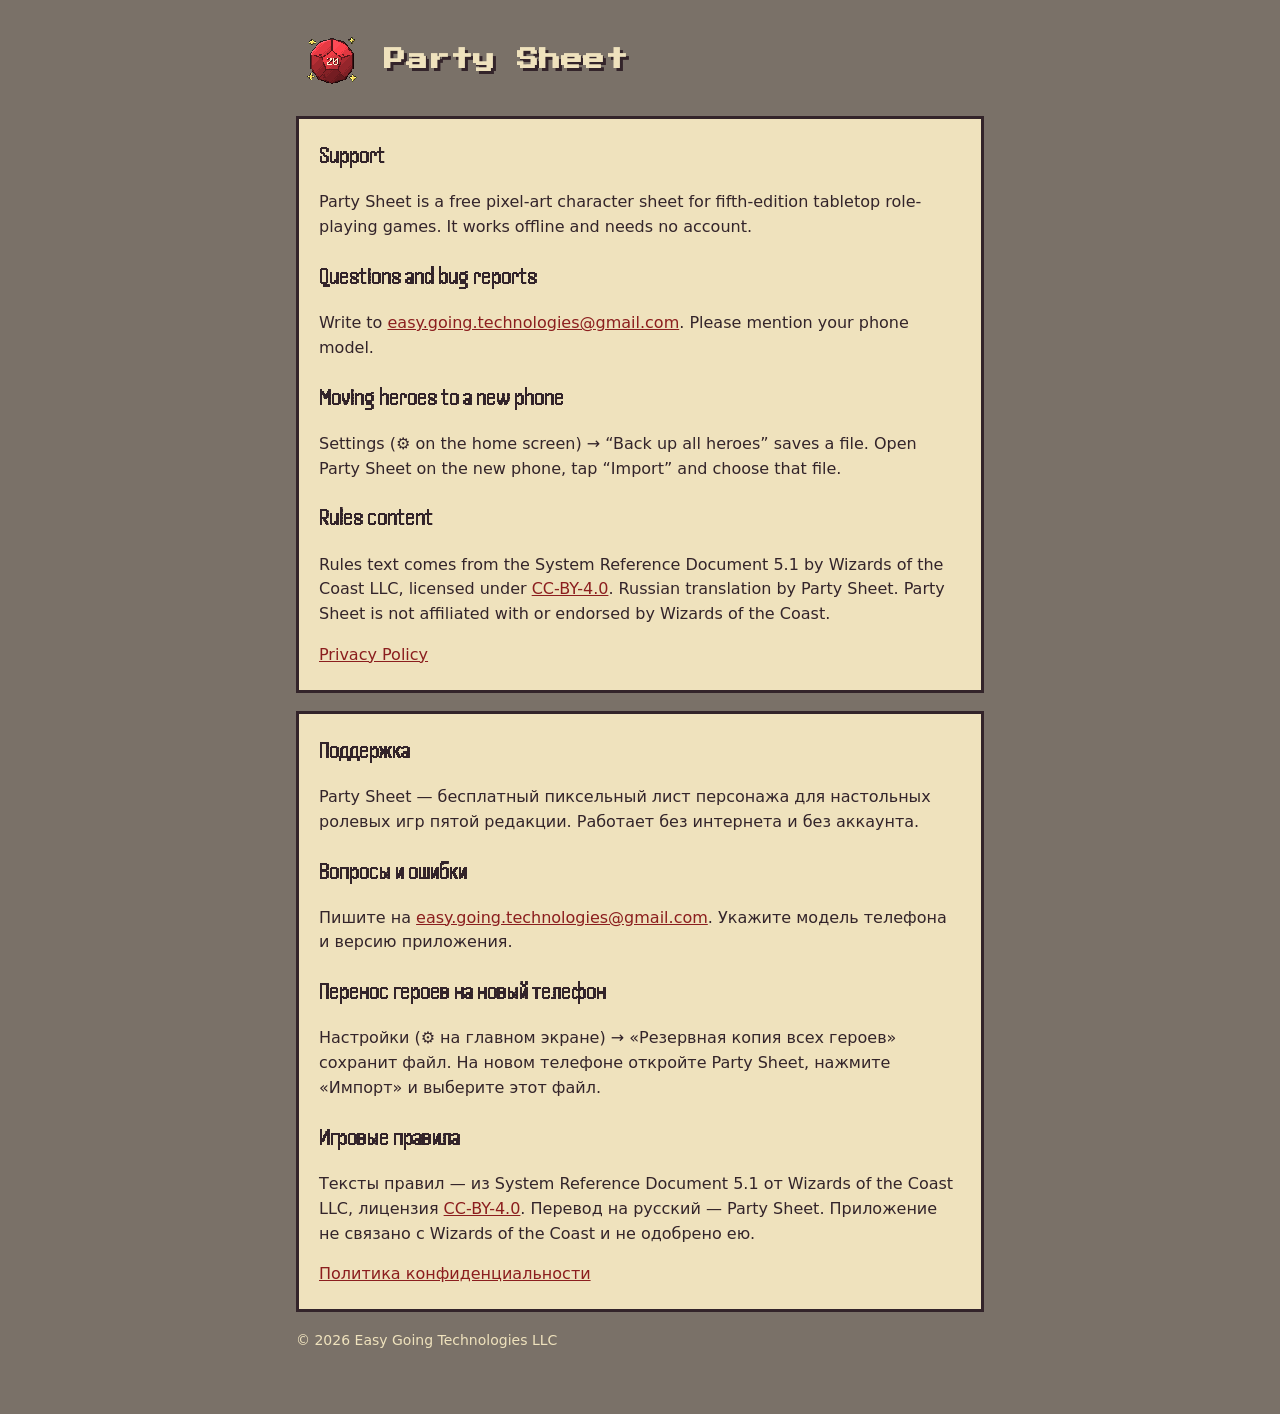
<file: index.html>
<!doctype html>
<html lang="en">
<head>
<meta charset="utf-8">
<meta name="viewport" content="width=device-width,initial-scale=1,viewport-fit=cover">
<title>Party Sheet — Support</title>
<link rel="icon" href="icon.png">
<link rel="stylesheet" href="style.css">
</head>
<body>
<main>
<header><img src="icon.png" alt=""><h1>Party Sheet</h1></header>
<article lang="en">
  <h2>Support</h2>
  <p>Party Sheet is a free pixel-art character sheet for fifth-edition tabletop role-playing games. It works offline and needs no account.</p>
  <h2>Questions and bug reports</h2>
  <p>Write to <a href="mailto:easy.going.technologies@gmail.com">easy.going.technologies@gmail.com</a>. Please mention your phone model.</p>
  <h2>Moving heroes to a new phone</h2>
  <p>Settings (⚙ on the home screen) → “Back up all heroes” saves a file. Open Party Sheet on the new phone, tap “Import” and choose that file.</p>
  <h2>Rules content</h2>
  <p>Rules text comes from the System Reference Document 5.1 by Wizards of the Coast LLC, licensed under <a href="https://creativecommons.org/licenses/by/4.0/">CC-BY-4.0</a>. Russian translation by Party Sheet. Party Sheet is not affiliated with or endorsed by Wizards of the Coast.</p>
  <p><a href="privacy.html">Privacy Policy</a></p>
</article>
<article lang="ru">
  <h2>Поддержка</h2>
  <p>Party Sheet — бесплатный пиксельный лист персонажа для настольных ролевых игр пятой редакции. Работает без интернета и без аккаунта.</p>
  <h2>Вопросы и ошибки</h2>
  <p>Пишите на <a href="mailto:easy.going.technologies@gmail.com">easy.going.technologies@gmail.com</a>. Укажите модель телефона и версию приложения.</p>
  <h2>Перенос героев на новый телефон</h2>
  <p>Настройки (⚙ на главном экране) → «Резервная копия всех героев» сохранит файл. На новом телефоне откройте Party Sheet, нажмите «Импорт» и выберите этот файл.</p>
  <h2>Игровые правила</h2>
  <p>Тексты правил — из System Reference Document 5.1 от Wizards of the Coast LLC, лицензия <a href="https://creativecommons.org/licenses/by/4.0/deed.ru">CC-BY-4.0</a>. Перевод на русский — Party Sheet. Приложение не связано с Wizards of the Coast и не одобрено ею.</p>
  <p><a href="privacy.html">Политика конфиденциальности</a></p>
</article>
<p class="muted" style="color:#efe2bd">© 2026 Easy Going Technologies LLC</p>
</main>
</body>
</html>
</file>
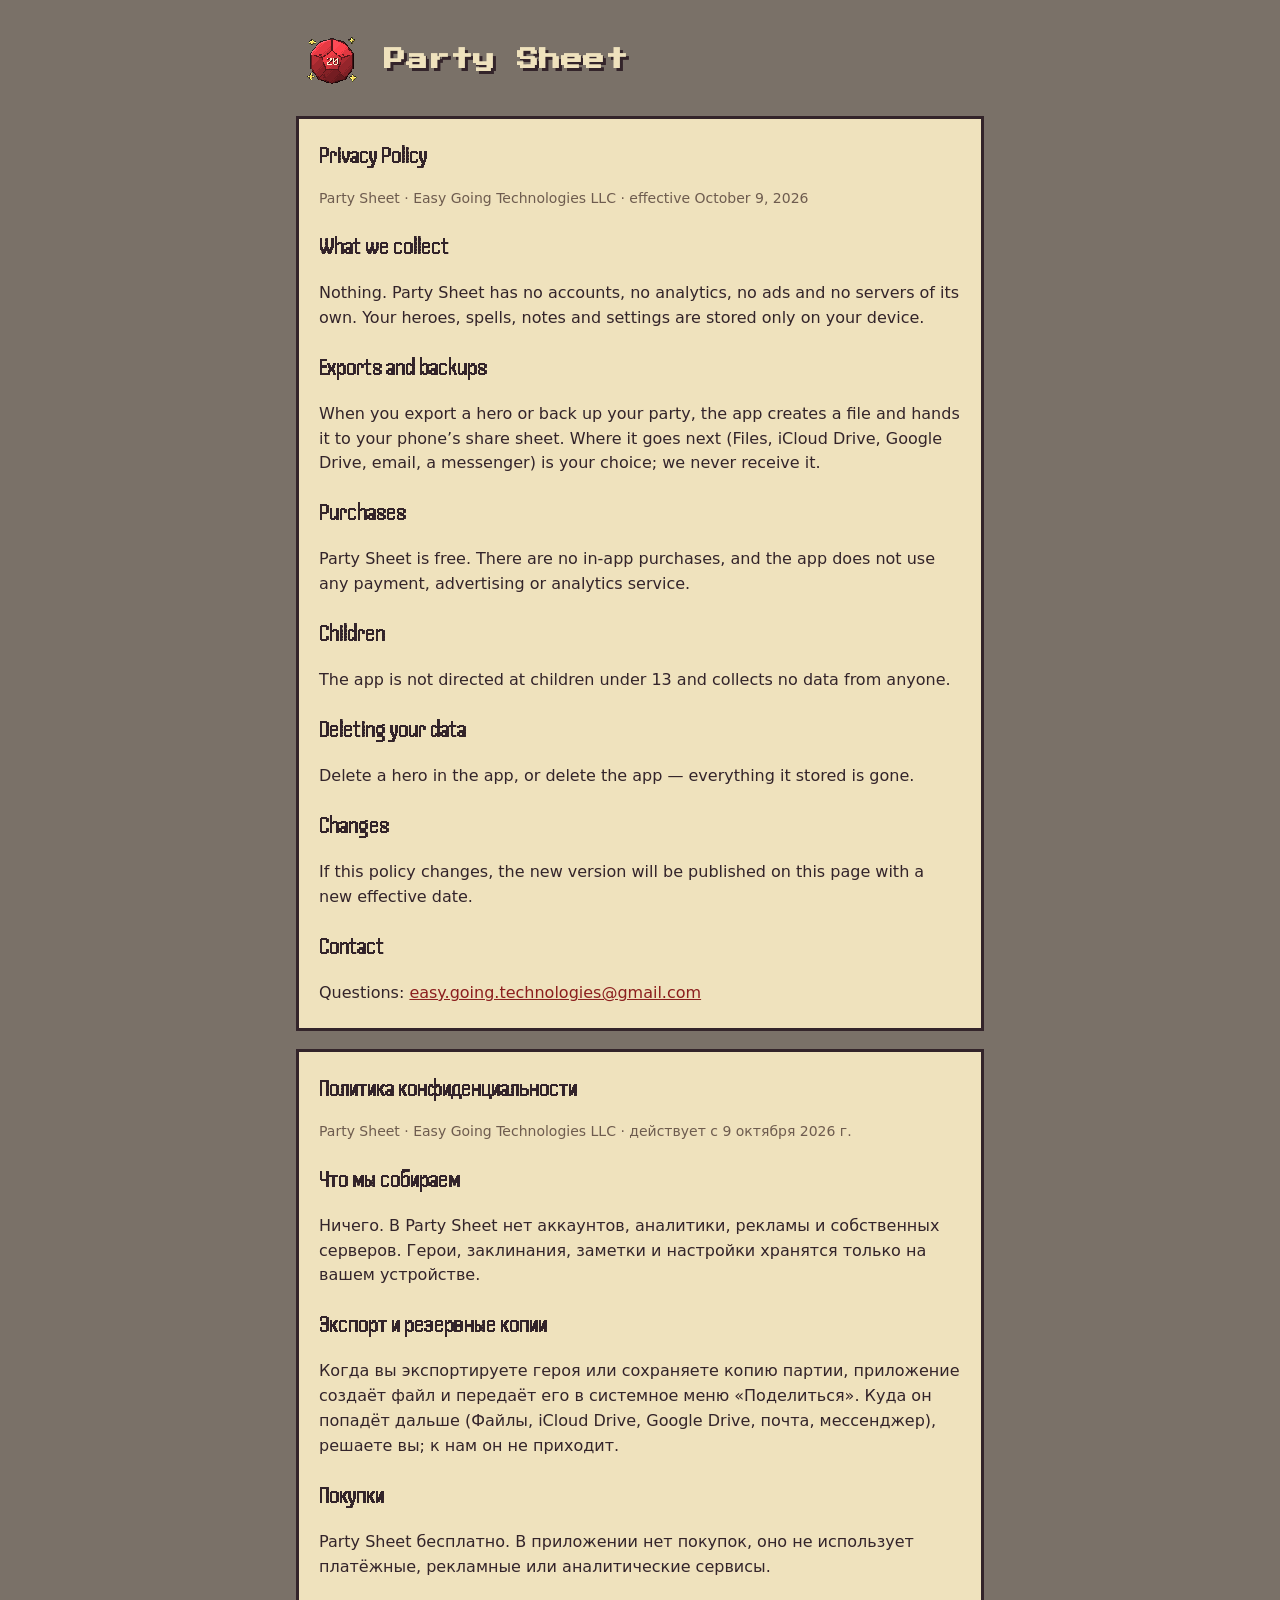
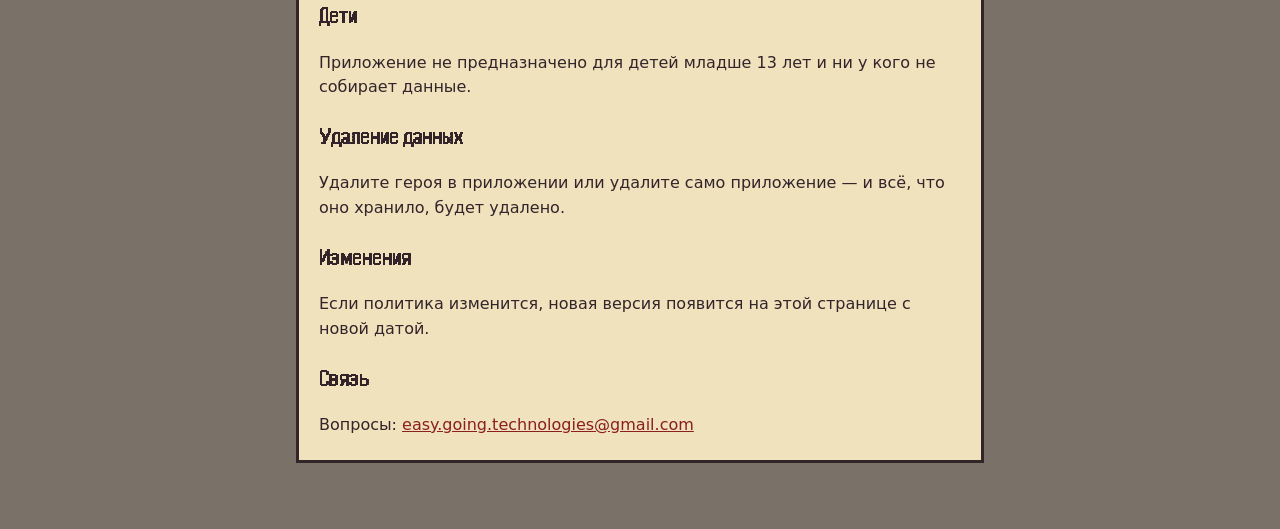
<file: privacy.html>
<!doctype html>
<html lang="en">
<head>
<meta charset="utf-8">
<meta name="viewport" content="width=device-width,initial-scale=1,viewport-fit=cover">
<title>Party Sheet — Privacy Policy</title>
<link rel="icon" href="icon.png">
<link rel="stylesheet" href="style.css">
</head>
<body>
<main>
<header><img src="icon.png" alt=""><h1>Party Sheet</h1></header>
<article lang="en">
  <h2>Privacy Policy</h2>
  <p class="muted">Party Sheet · Easy Going Technologies LLC · effective October 9, 2026</p>
  <h2>What we collect</h2>
  <p>Nothing. Party Sheet has no accounts, no analytics, no ads and no servers of its own. Your heroes, spells, notes and settings are stored only on your device.</p>
  <h2>Exports and backups</h2>
  <p>When you export a hero or back up your party, the app creates a file and hands it to your phone’s share sheet. Where it goes next (Files, iCloud Drive, Google Drive, email, a messenger) is your choice; we never receive it.</p>
  <h2>Purchases</h2>
  <p>Party Sheet is free. There are no in-app purchases, and the app does not use any payment, advertising or analytics service.</p>
  <h2>Children</h2>
  <p>The app is not directed at children under 13 and collects no data from anyone.</p>
  <h2>Deleting your data</h2>
  <p>Delete a hero in the app, or delete the app — everything it stored is gone.</p>
  <h2>Changes</h2>
  <p>If this policy changes, the new version will be published on this page with a new effective date.</p>
  <h2>Contact</h2>
  <p>Questions: <a href="mailto:easy.going.technologies@gmail.com">easy.going.technologies@gmail.com</a></p>
</article>
<article lang="ru">
  <h2>Политика конфиденциальности</h2>
  <p class="muted">Party Sheet · Easy Going Technologies LLC · действует с 9 октября 2026 г.</p>
  <h2>Что мы собираем</h2>
  <p>Ничего. В Party Sheet нет аккаунтов, аналитики, рекламы и собственных серверов. Герои, заклинания, заметки и настройки хранятся только на вашем устройстве.</p>
  <h2>Экспорт и резервные копии</h2>
  <p>Когда вы экспортируете героя или сохраняете копию партии, приложение создаёт файл и передаёт его в системное меню «Поделиться». Куда он попадёт дальше (Файлы, iCloud Drive, Google Drive, почта, мессенджер), решаете вы; к нам он не приходит.</p>
  <h2>Покупки</h2>
  <p>Party Sheet бесплатно. В приложении нет покупок, оно не использует платёжные, рекламные или аналитические сервисы.</p>
  <h2>Дети</h2>
  <p>Приложение не предназначено для детей младше 13 лет и ни у кого не собирает данные.</p>
  <h2>Удаление данных</h2>
  <p>Удалите героя в приложении или удалите само приложение — и всё, что оно хранило, будет удалено.</p>
  <h2>Изменения</h2>
  <p>Если политика изменится, новая версия появится на этой странице с новой датой.</p>
  <h2>Связь</h2>
  <p>Вопросы: <a href="mailto:easy.going.technologies@gmail.com">easy.going.technologies@gmail.com</a></p>
</article>
</main>
</body>
</html>
</file>
<file: style.css>
@font-face { font-family: Hj; src: url(handjet-latin.woff2); font-weight: 100 900; unicode-range: U+0000-00FF, U+2000-206F; }
@font-face { font-family: Hj; src: url(handjet-cyrillic.woff2); font-weight: 100 900; unicode-range: U+0400-045F; }
@font-face { font-family: Ps; src: url(press-start-2p-latin.woff2); unicode-range: U+0000-00FF, U+2000-206F; }
@font-face { font-family: Ps; src: url(press-start-2p-cyrillic.woff2); unicode-range: U+0400-045F; }
:root { --bg: #7a7168; --paper: #efe2bd; --ink: #33242a; --mut: #6e5c4f; --acc: #8b1e1e; }
* { box-sizing: border-box; }
body { margin: 0; background: var(--bg); color: var(--ink); font: 16px/1.55 system-ui, -apple-system, sans-serif; }
main { max-width: 720px; margin: 0 auto; padding: calc(24px + env(safe-area-inset-top)) 16px 48px; }
header { display: flex; align-items: center; gap: 16px; margin-bottom: 20px; }
header img { width: 72px; height: 72px; image-rendering: pixelated; }
h1 { font-family: Ps; font-size: 22px; color: var(--paper); text-shadow: 3px 3px 0 var(--ink); margin: 0; line-height: 1.4; }
article { background: var(--paper); border: 3px solid var(--ink); padding: 18px 20px 6px; margin-bottom: 18px; }
h2 { font-family: Hj; font-weight: 700; font-size: 24px; margin: 18px 0 4px; }
article > h2:first-child { margin-top: 0; }
a { color: var(--acc); } .muted { color: var(--mut); font-size: 14px; }
</file>
